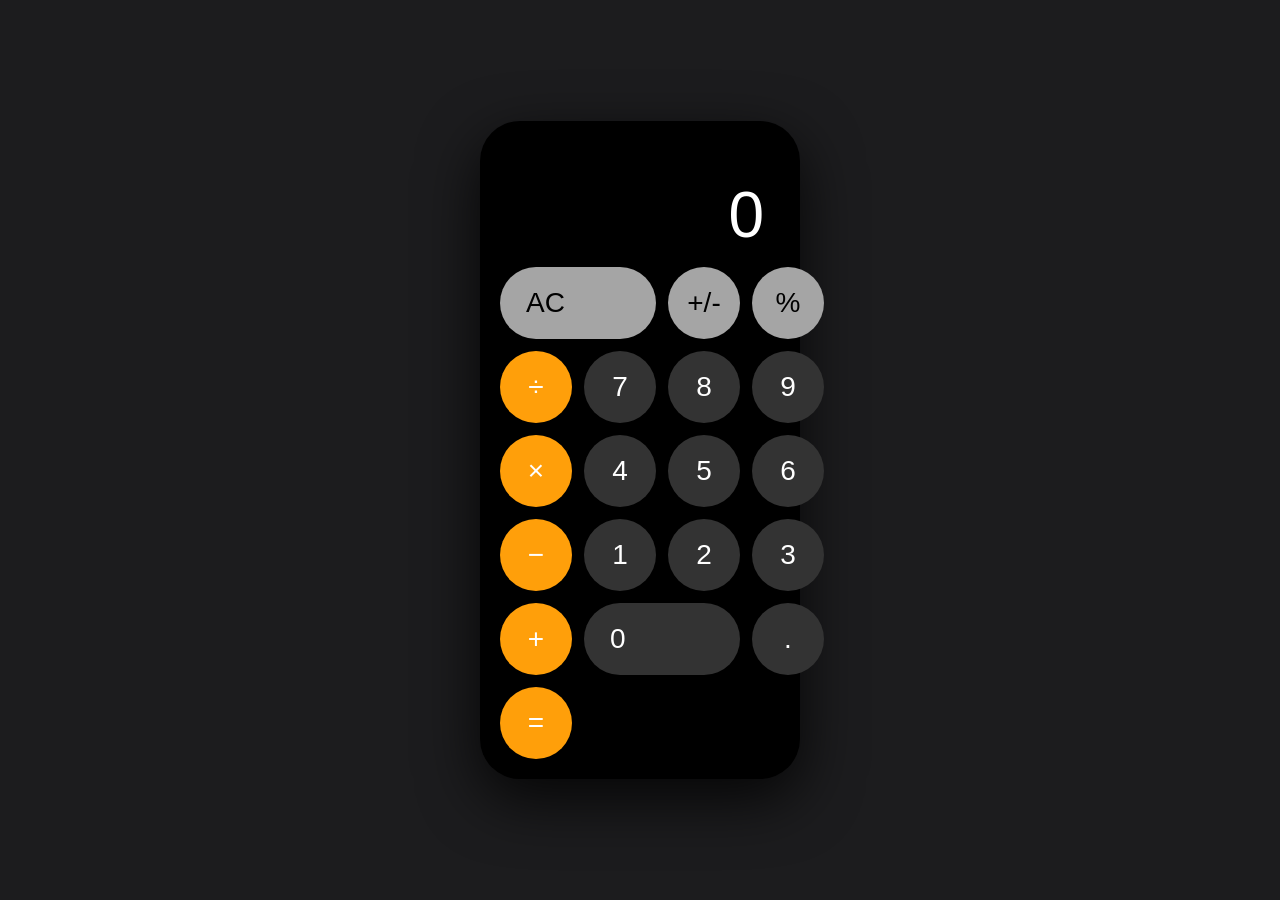
<file: index.html>
<!DOCTYPE html>
<html lang="ko">
<head>
  <meta charset="UTF-8" />
  <meta name="viewport" content="width=device-width, initial-scale=1.0" />
  <title>계산기</title>
  <link rel="stylesheet" href="style.css" />
</head>
<body>
  <div class="calculator">
    <div class="display">
      <div class="expression" id="expression"></div>
      <div class="result" id="result">0</div>
    </div>
    <div class="buttons">
      <button class="btn btn-wide btn-gray" onclick="clearAll()">AC</button>
      <button class="btn btn-gray" onclick="toggleSign()">+/-</button>
      <button class="btn btn-gray" onclick="percentage()">%</button>
      <button class="btn btn-orange" onclick="setOperator('/')">÷</button>

      <button class="btn" onclick="inputDigit('7')">7</button>
      <button class="btn" onclick="inputDigit('8')">8</button>
      <button class="btn" onclick="inputDigit('9')">9</button>
      <button class="btn btn-orange" onclick="setOperator('*')">×</button>

      <button class="btn" onclick="inputDigit('4')">4</button>
      <button class="btn" onclick="inputDigit('5')">5</button>
      <button class="btn" onclick="inputDigit('6')">6</button>
      <button class="btn btn-orange" onclick="setOperator('-')">−</button>

      <button class="btn" onclick="inputDigit('1')">1</button>
      <button class="btn" onclick="inputDigit('2')">2</button>
      <button class="btn" onclick="inputDigit('3')">3</button>
      <button class="btn btn-orange" onclick="setOperator('+')">+</button>

      <button class="btn btn-wide" onclick="inputDigit('0')">0</button>
      <button class="btn" onclick="inputDot()">.</button>
      <button class="btn btn-orange" onclick="calculate()">=</button>
    </div>
  </div>
  <script src="calculator.js"></script>
</body>
</html>
</file>
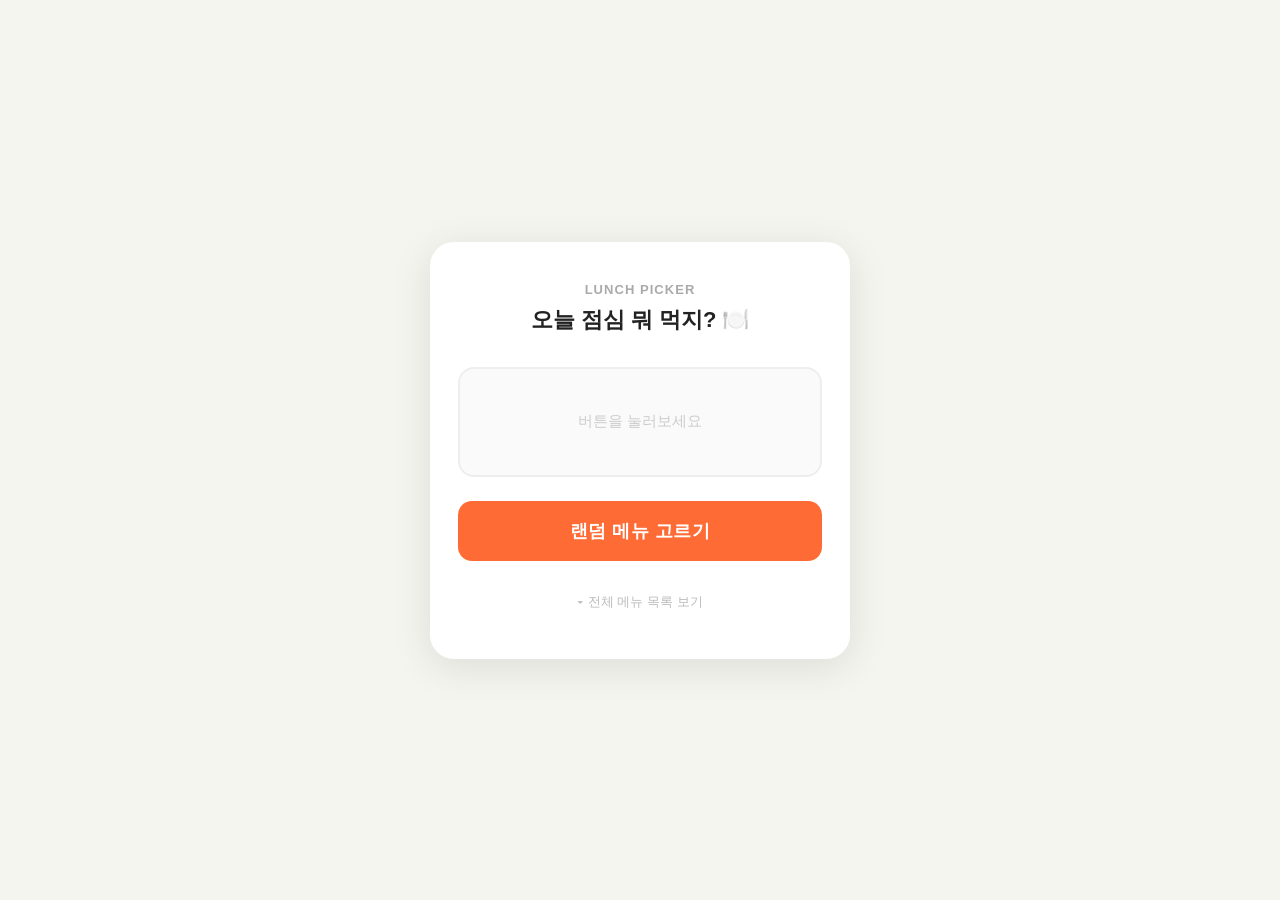
<file: lunch-picker.html>
<!DOCTYPE html>
<html lang="ko">
<head>
  <meta charset="UTF-8" />
  <meta name="viewport" content="width=device-width, initial-scale=1.0" />
  <title>오늘 점심 뭐 먹지?</title>
  <style>
    /* ===== 전체 레이아웃 ===== */
    * {
      margin: 0;
      padding: 0;
      box-sizing: border-box;
    }

    body {
      font-family: 'Segoe UI', 'Apple SD Gothic Neo', sans-serif;
      background: #f5f5f0;
      min-height: 100vh;
      min-height: 100dvh; /* 모바일 주소창 포함 정확한 높이 */
      display: flex;
      align-items: center;
      justify-content: center;
      padding: 16px;
    }

    .card {
      background: #ffffff;
      border-radius: 24px;
      padding: 40px 28px;
      width: 100%;
      max-width: 420px;
      text-align: center;
      box-shadow: 0 8px 40px rgba(0, 0, 0, 0.10);
    }

    /* ===== 제목 ===== */
    .title {
      font-size: 13px;
      font-weight: 600;
      letter-spacing: 0.08em;
      color: #aaa;
      text-transform: uppercase;
      margin-bottom: 8px;
    }

    .subtitle {
      font-size: 22px;
      font-weight: 700;
      color: #222;
      margin-bottom: 32px;
    }

    /* ===== 결과 표시 박스 ===== */
    .result-box {
      background: #fafafa;
      border: 2px solid #eee;
      border-radius: 16px;
      padding: 28px 20px;
      margin-bottom: 24px;
      min-height: 110px;
      display: flex;
      align-items: center;
      justify-content: center;
      transition: border-color 0.3s;
    }

    .result-box.highlight {
      border-color: #ff6b35;
      background: #fff8f5;
    }

    .result-text {
      font-size: 34px;
      font-weight: 700;
      color: #333;
      transition: all 0.3s;
    }

    .result-text.placeholder {
      font-size: 15px;
      color: #ccc;
      font-weight: 400;
    }

    /* ===== 버튼 ===== */
    .btn {
      display: inline-block;
      width: 100%;
      padding: 18px;          /* 모바일 터치 영역 확보 */
      background: #ff6b35;
      color: #fff;
      font-size: 18px;
      font-weight: 700;
      border: none;
      border-radius: 14px;
      cursor: pointer;
      transition: background 0.2s, transform 0.1s;
      letter-spacing: 0.03em;
      -webkit-tap-highlight-color: transparent; /* iOS 탭 하이라이트 제거 */
      touch-action: manipulation;               /* 더블탭 줌 방지 */
    }

    .btn:hover {
      background: #e85d2a;
    }

    .btn:active {
      transform: scale(0.97);
      background: #e85d2a;
    }

    /* ===== 메뉴 목록 표시 ===== */
    .menu-list-toggle {
      margin-top: 24px;
      padding: 8px 0;         /* 모바일 터치 영역 확보 */
      font-size: 13px;
      color: #bbb;
      cursor: pointer;
      user-select: none;
      -webkit-tap-highlight-color: transparent;
    }

    .menu-list-toggle:hover {
      color: #888;
    }

    .menu-list {
      display: none;
      margin-top: 12px;
      text-align: left;
      background: #fafafa;
      border-radius: 12px;
      padding: 16px 20px;
    }

    .menu-list.open {
      display: block;
    }

    .menu-list p {
      font-size: 13px;
      color: #999;
      margin-bottom: 8px;
    }

    .menu-list ul {
      list-style: none;
      display: flex;
      flex-wrap: wrap;
      gap: 8px;
    }

    .menu-list ul li {
      background: #fff;
      border: 1px solid #eee;
      border-radius: 8px;
      padding: 5px 12px;
      font-size: 13px;
      color: #555;
    }
  </style>
</head>
<body>

<div class="card">
  <p class="title">Lunch Picker</p>
  <h1 class="subtitle">오늘 점심 뭐 먹지? 🍽️</h1>

  <div class="result-box" id="resultBox">
    <p class="result-text placeholder" id="resultText">버튼을 눌러보세요</p>
  </div>

  <button class="btn" onclick="pickMenu()">랜덤 메뉴 고르기</button>

  <div class="menu-list-toggle" onclick="toggleList()">
    ▾ 전체 메뉴 목록 보기
  </div>
  <div class="menu-list" id="menuList"></div>
</div>

<script>
  // ============================================================
  //  메뉴 목록 — 원하는 메뉴를 자유롭게 추가하거나 삭제하세요!
  //  형식: "메뉴 이름",  (마지막 항목 뒤 쉼표는 있어도 없어도 됩니다)
  // ============================================================
  const menus = [
    "된장찌개",
    "김치찌개",
    "부대찌개",
    "순두부찌개",
    "삼겹살",
    "제육볶음",
    "비빔밥",
    "냉면",
    "칼국수",
    "짜장면",
    "짬뽕",
    "탕수육",
    "초밥",
    "라멘",
    "돈까스",
    "파스타",
    "피자",
    "버거",
    "샐러드",
    "샌드위치",
  ];
  // ============================================================

  let lastIndex = -1;

  function pickMenu() {
    if (menus.length === 0) {
      document.getElementById('resultText').textContent = '메뉴가 없어요!';
      return;
    }

    // 같은 메뉴가 연속으로 나오지 않도록 처리
    let index;
    do {
      index = Math.floor(Math.random() * menus.length);
    } while (menus.length > 1 && index === lastIndex);
    lastIndex = index;

    const resultText = document.getElementById('resultText');
    const resultBox  = document.getElementById('resultBox');

    resultText.className = 'result-text';
    resultText.textContent = menus[index];
    resultBox.classList.add('highlight');

    setTimeout(() => resultBox.classList.remove('highlight'), 600);
  }

  function toggleList() {
    const list = document.getElementById('menuList');
    list.classList.toggle('open');

    if (list.classList.contains('open') && list.innerHTML === '') {
      list.innerHTML = '<p>현재 등록된 메뉴</p><ul>' +
        menus.map(m => `<li>${m}</li>`).join('') +
        '</ul>';
    }
  }
</script>

</body>
</html>
</file>
<file: style.css>
* {
  box-sizing: border-box;
  margin: 0;
  padding: 0;
}

body {
  display: flex;
  justify-content: center;
  align-items: center;
  min-height: 100vh;
  background: #1c1c1e;
  font-family: -apple-system, BlinkMacSystemFont, 'Segoe UI', sans-serif;
}

.calculator {
  background: #000;
  border-radius: 40px;
  padding: 20px;
  width: 320px;
  box-shadow: 0 20px 60px rgba(0, 0, 0, 0.8);
}

.display {
  padding: 10px 16px 20px;
  text-align: right;
  min-height: 120px;
  display: flex;
  flex-direction: column;
  justify-content: flex-end;
}

.expression {
  color: #888;
  font-size: 20px;
  min-height: 28px;
  word-break: break-all;
  margin-bottom: 4px;
}

.result {
  color: #fff;
  font-size: 64px;
  font-weight: 300;
  line-height: 1;
  word-break: break-all;
  transition: font-size 0.1s ease;
}

.result.small {
  font-size: 40px;
}

.buttons {
  display: grid;
  grid-template-columns: repeat(4, 1fr);
  gap: 12px;
}

.btn {
  background: #333;
  border: none;
  border-radius: 50%;
  color: #fff;
  cursor: pointer;
  font-size: 28px;
  font-weight: 400;
  height: 72px;
  width: 72px;
  display: flex;
  align-items: center;
  justify-content: center;
  transition: filter 0.1s ease, transform 0.1s ease;
  user-select: none;
}

.btn:hover {
  filter: brightness(1.2);
}

.btn:active {
  transform: scale(0.95);
  filter: brightness(0.8);
}

.btn-wide {
  grid-column: span 2;
  border-radius: 36px;
  width: 100%;
  justify-content: flex-start;
  padding-left: 26px;
}

.btn-gray {
  background: #a5a5a5;
  color: #000;
}

.btn-orange {
  background: #ff9f0a;
  color: #fff;
}

.btn-orange.active {
  background: #fff;
  color: #ff9f0a;
}
</file>
